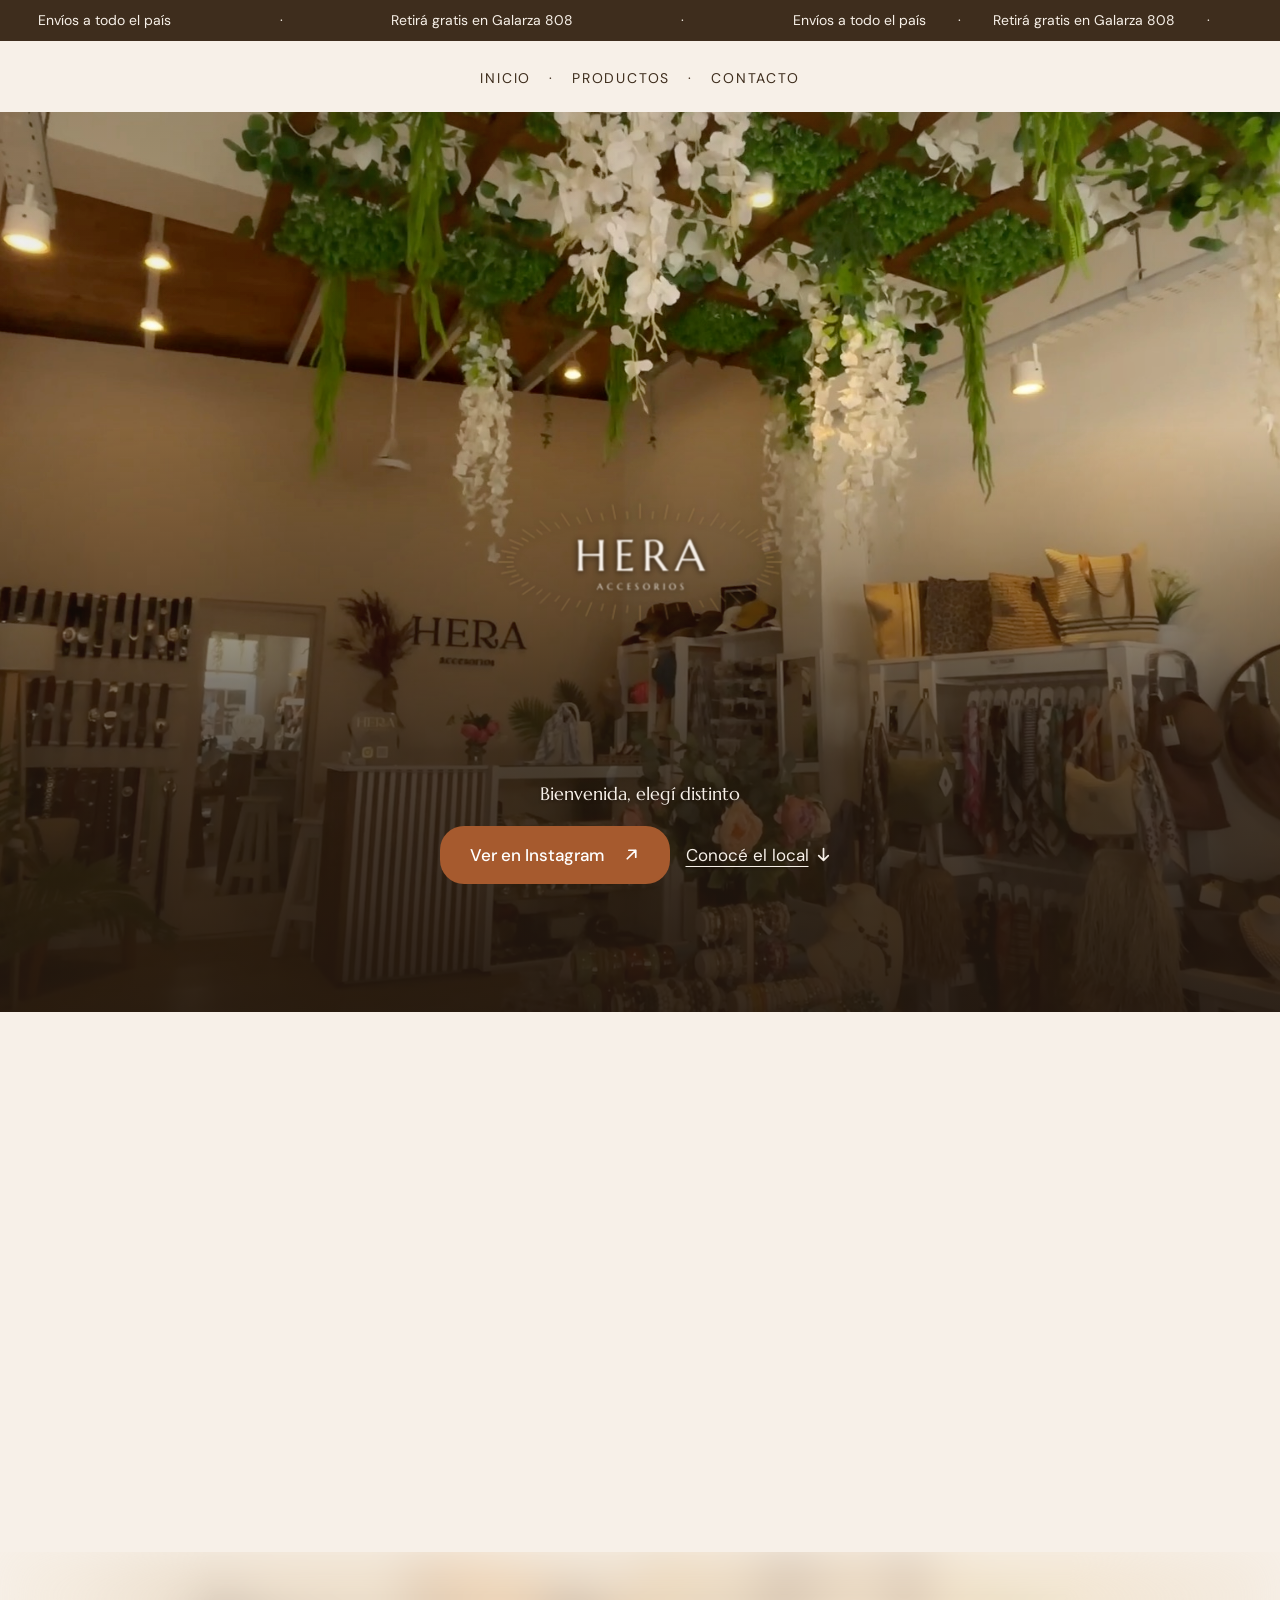
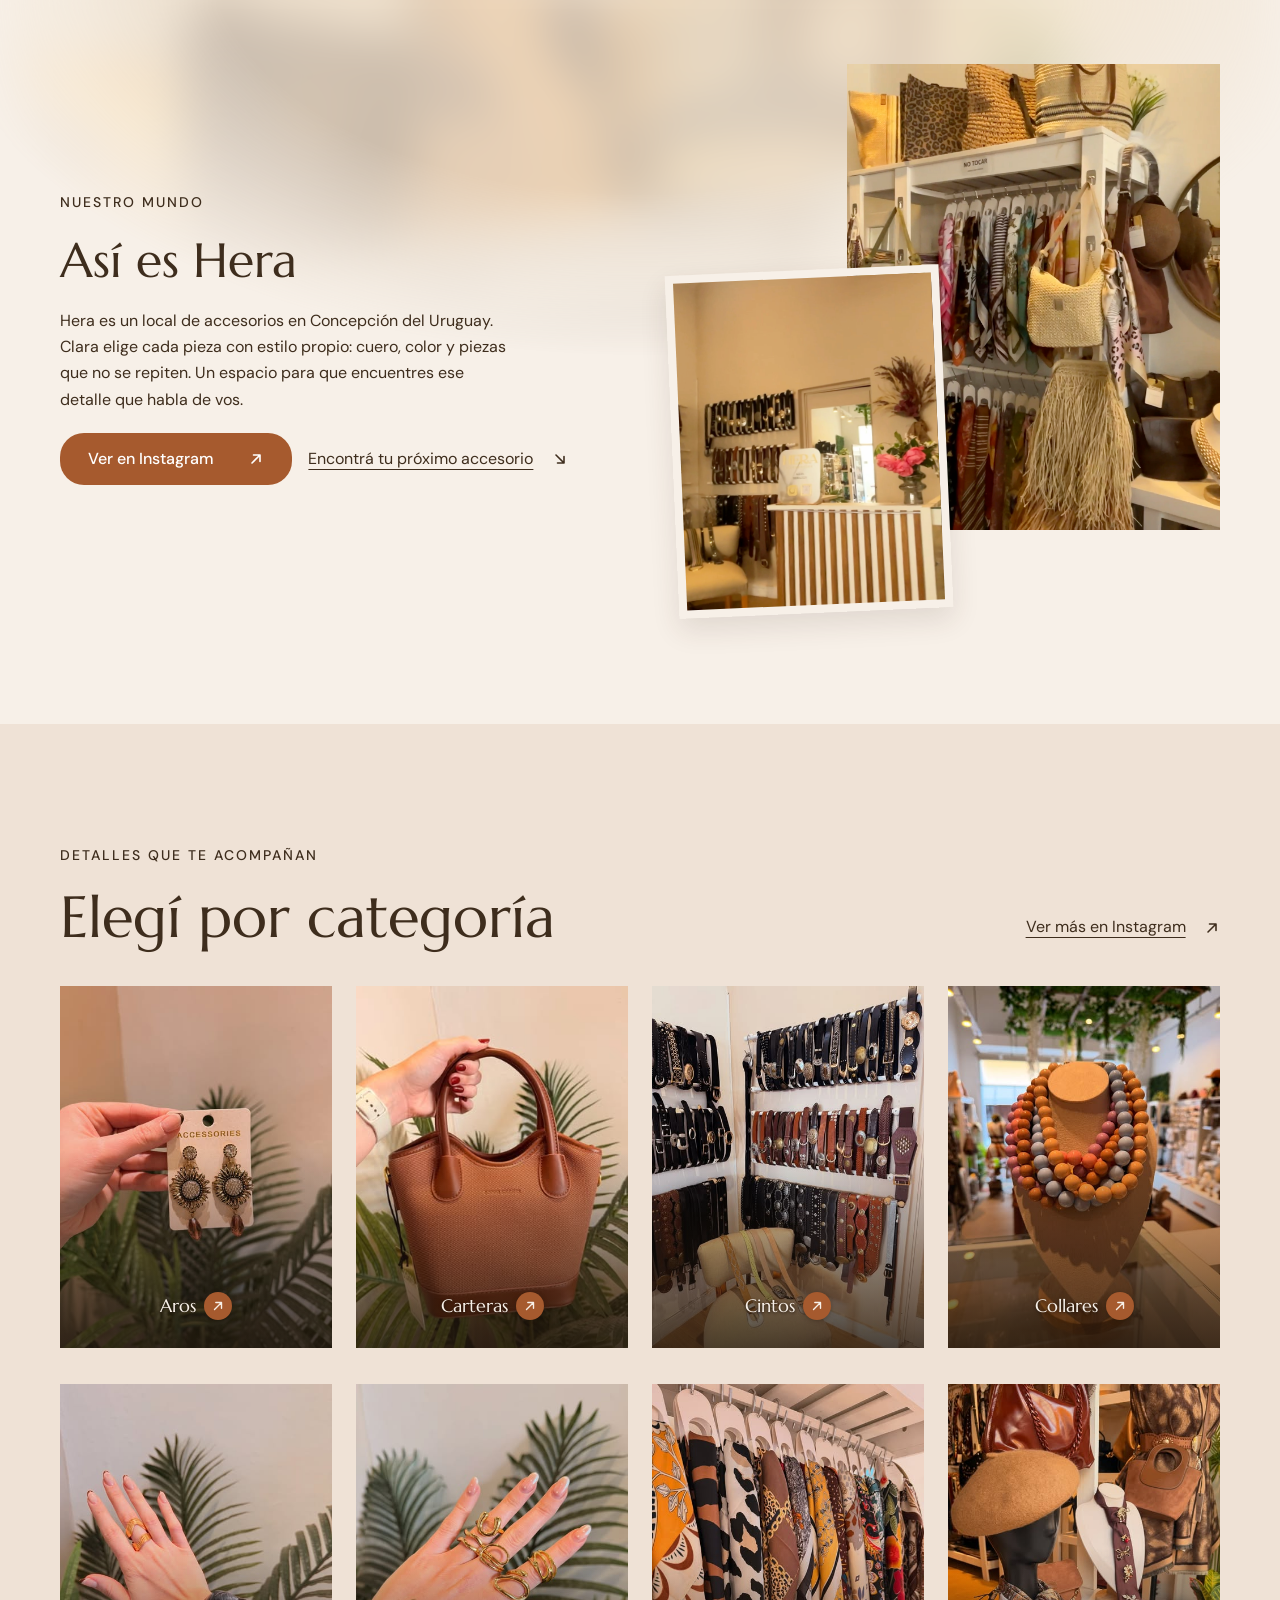
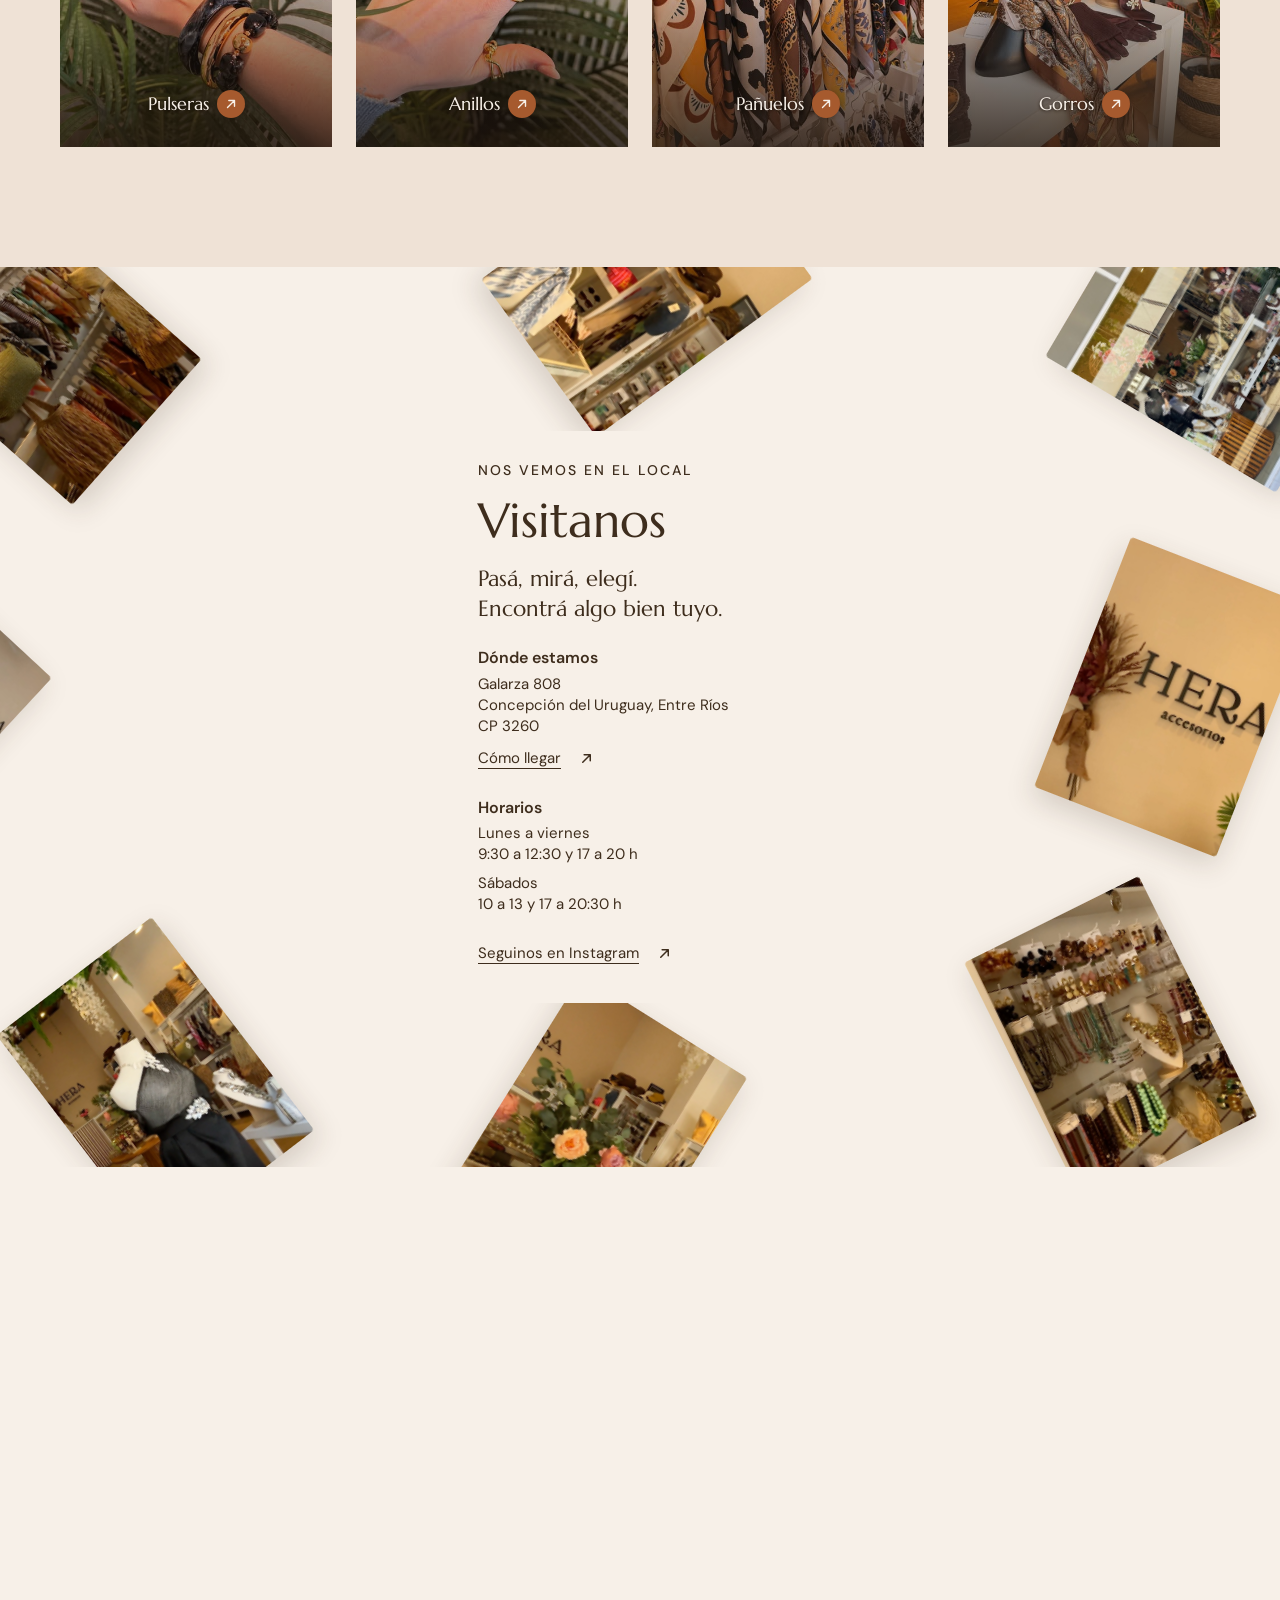
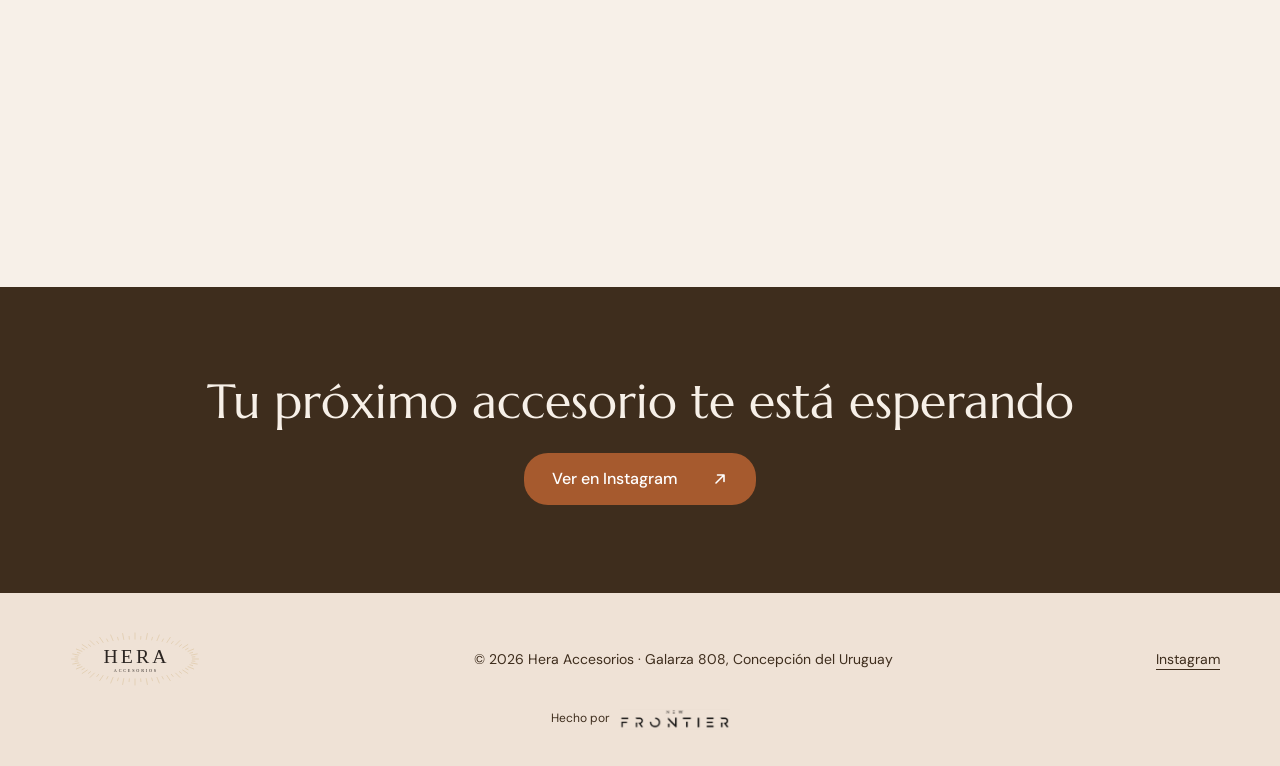
<file: index.html>
<!doctype html>
<html lang="es-AR" data-store-base="https://heraaccesorios4.mitiendanube.com">
<head>
<meta charset="utf-8"><meta name="viewport" content="width=device-width, initial-scale=1">
<title>Hera Accesorios · Concepción del Uruguay</title>
<meta name="description" content="Accesorios con identidad, elegidos por Clara en Concepción del Uruguay. Descubrí Hera, visitanos en Galarza 808 y encontrá tu próximo accesorio en nuestra tienda.">
<meta property="og:type" content="website"><meta property="og:locale" content="es_AR"><meta property="og:title" content="Hera Accesorios · Concepción del Uruguay"><meta property="og:description" content="Accesorios con identidad. Conocé nuestro local en Galarza 808 y seguinos en Instagram."><meta property="og:image" content="https://www.heraaccesorios.com.ar/img/local-flores.jpg"><meta property="og:url" content="https://www.heraaccesorios.com.ar/"><meta property="og:image:alt" content="Interior de Hera Accesorios con flores y accesorios">
<meta name="theme-color" content="#F7F0E8"><link rel="icon" href="img/favicon.svg" type="image/svg+xml">
<link rel="preconnect" href="https://fonts.googleapis.com"><link rel="preconnect" href="https://fonts.gstatic.com" crossorigin><link href="https://fonts.googleapis.com/css2?family=DM+Sans:wght@400;500;600&amp;family=Marcellus&amp;display=swap" rel="stylesheet">
<link rel="preload" as="image" href="img/hero-recorrido-poster.jpg">
<link rel="stylesheet" href="styles.css"><script src="script.js" defer></script>
<!--nd--><meta name="robots" content="noindex,nofollow"><!-- Cloudflare Web Analytics --><script type='module' src='https://static.cloudflareinsights.com/beacon.min.js' data-cf-beacon='{"token": "3e66b78fe11a428f92c4fb5b9becef0b"}'></script><!-- End Cloudflare Web Analytics --></head>
<body>
<a class="skip-link" href="#contenido">Saltar al contenido</a>
<div class="announcement"><div class="announcement-track"><div class="announcement-group"><span>Envíos a todo el país</span><span aria-hidden="true">·</span><span>Retirá gratis en Galarza 808</span><span aria-hidden="true">·</span><span class="announcement-repeat" aria-hidden="true"><span>Envíos a todo el país</span><span aria-hidden="true">·</span><span>Retirá gratis en Galarza 808</span><span aria-hidden="true">·</span></span></div><div class="announcement-group" aria-hidden="true"><span>Envíos a todo el país</span><span aria-hidden="true">·</span><span>Retirá gratis en Galarza 808</span><span aria-hidden="true">·</span><span class="announcement-repeat" aria-hidden="true"><span>Envíos a todo el país</span><span aria-hidden="true">·</span><span>Retirá gratis en Galarza 808</span><span aria-hidden="true">·</span></span></div></div></div>
<header class="site-header" id="inicio">
<nav aria-label="Navegación principal"><a href="#inicio">Inicio</a><span aria-hidden="true">·</span><a href="https://www.instagram.com/heraaccesorios.cdelu/" target="_blank" rel="noopener noreferrer">Productos<span class="sr-only"> (abre en otra pestaña)</span></a><span aria-hidden="true">·</span><a href="#contacto">Contacto</a></nav>
</header>
<main id="contenido">
<section class="hero" aria-labelledby="hero-title">
<div class="hero-sticky">
<video class="hero-video" poster="img/hero-recorrido-poster.jpg" autoplay muted playsinline preload="auto" aria-hidden="true"></video>
<noscript><video class="hero-video is-playing" poster="img/hero-recorrido-poster.jpg" autoplay muted playsinline preload="auto" aria-hidden="true"><source src="img/hero-recorrido-movil.mp4" media="(width &lt; 768px)" type="video/mp4"><source src="img/hero-recorrido.mp4" type="video/mp4"></video></noscript>
<div class="hero-shade"></div><svg class="hero-logo" xmlns="http://www.w3.org/2000/svg" viewBox="0 0 500 200" role="img" aria-labelledby="hero-logo-title"><title id="hero-logo-title">Hera Accesorios</title><g class="hero-rays" stroke="#C9A66B" stroke-width="1" fill="none"><path d="M250.0 35.0L250.0 12.0" pathLength="1" style="--ray:0"/><path d="M268.6 35.3L269.8 23.4" pathLength="1" style="--ray:1"/><path d="M287.1 36.2L291.6 13.7" pathLength="1" style="--ray:2"/><path d="M305.2 37.8L308.6 26.3" pathLength="1" style="--ray:3"/><path d="M322.7 39.9L331.5 18.7" pathLength="1" style="--ray:4"/><path d="M339.6 42.7L345.2 32.1" pathLength="1" style="--ray:5"/><path d="M355.6 46.0L368.3 26.8" pathLength="1" style="--ray:6"/><path d="M370.5 49.8L378.1 40.5" pathLength="1" style="--ray:7"/><path d="M384.4 54.0L400.6 37.8" pathLength="1" style="--ray:8"/><path d="M396.9 58.8L406.1 51.2" pathLength="1" style="--ray:9"/><path d="M408.0 63.9L427.1 51.1" pathLength="1" style="--ray:10"/><path d="M417.6 69.4L428.1 63.7" pathLength="1" style="--ray:11"/><path d="M425.5 75.1L446.8 66.3" pathLength="1" style="--ray:12"/><path d="M431.8 81.1L443.3 77.6" pathLength="1" style="--ray:13"/><path d="M436.3 87.3L458.9 82.8" pathLength="1" style="--ray:14"/><path d="M439.1 93.6L451.0 92.5" pathLength="1" style="--ray:15"/><path d="M440.0 100.0L463.0 100.0" pathLength="1" style="--ray:16"/><path d="M439.1 106.4L451.0 107.5" pathLength="1" style="--ray:17"/><path d="M436.3 112.7L458.9 117.2" pathLength="1" style="--ray:18"/><path d="M431.8 118.9L443.3 122.4" pathLength="1" style="--ray:19"/><path d="M425.5 124.9L446.8 133.7" pathLength="1" style="--ray:20"/><path d="M417.6 130.6L428.1 136.3" pathLength="1" style="--ray:21"/><path d="M408.0 136.1L427.1 148.9" pathLength="1" style="--ray:22"/><path d="M396.9 141.2L406.1 148.8" pathLength="1" style="--ray:23"/><path d="M384.4 146.0L400.6 162.2" pathLength="1" style="--ray:24"/><path d="M370.5 150.2L378.1 159.5" pathLength="1" style="--ray:25"/><path d="M355.6 154.0L368.3 173.2" pathLength="1" style="--ray:26"/><path d="M339.6 157.3L345.2 167.9" pathLength="1" style="--ray:27"/><path d="M322.7 160.1L331.5 181.3" pathLength="1" style="--ray:28"/><path d="M305.2 162.2L308.6 173.7" pathLength="1" style="--ray:29"/><path d="M287.1 163.8L291.6 186.3" pathLength="1" style="--ray:30"/><path d="M268.6 164.7L269.8 176.6" pathLength="1" style="--ray:31"/><path d="M250.0 165.0L250.0 188.0" pathLength="1" style="--ray:32"/><path d="M231.4 164.7L230.2 176.6" pathLength="1" style="--ray:33"/><path d="M212.9 163.8L208.4 186.3" pathLength="1" style="--ray:34"/><path d="M194.8 162.2L191.4 173.7" pathLength="1" style="--ray:35"/><path d="M177.3 160.1L168.5 181.3" pathLength="1" style="--ray:36"/><path d="M160.4 157.3L154.8 167.9" pathLength="1" style="--ray:37"/><path d="M144.4 154.0L131.7 173.2" pathLength="1" style="--ray:38"/><path d="M129.5 150.2L121.9 159.5" pathLength="1" style="--ray:39"/><path d="M115.6 146.0L99.4 162.2" pathLength="1" style="--ray:40"/><path d="M103.1 141.2L93.9 148.8" pathLength="1" style="--ray:41"/><path d="M92.0 136.1L72.9 148.9" pathLength="1" style="--ray:42"/><path d="M82.4 130.6L71.9 136.3" pathLength="1" style="--ray:43"/><path d="M74.5 124.9L53.2 133.7" pathLength="1" style="--ray:44"/><path d="M68.2 118.9L56.7 122.4" pathLength="1" style="--ray:45"/><path d="M63.7 112.7L41.1 117.2" pathLength="1" style="--ray:46"/><path d="M60.9 106.4L49.0 107.5" pathLength="1" style="--ray:47"/><path d="M60.0 100.0L37.0 100.0" pathLength="1" style="--ray:48"/><path d="M60.9 93.6L49.0 92.5" pathLength="1" style="--ray:49"/><path d="M63.7 87.3L41.1 82.8" pathLength="1" style="--ray:50"/><path d="M68.2 81.1L56.7 77.6" pathLength="1" style="--ray:51"/><path d="M74.5 75.1L53.2 66.3" pathLength="1" style="--ray:52"/><path d="M82.4 69.4L71.9 63.7" pathLength="1" style="--ray:53"/><path d="M92.0 63.9L72.9 51.1" pathLength="1" style="--ray:54"/><path d="M103.1 58.8L93.9 51.2" pathLength="1" style="--ray:55"/><path d="M115.6 54.0L99.4 37.8" pathLength="1" style="--ray:56"/><path d="M129.5 49.8L121.9 40.5" pathLength="1" style="--ray:57"/><path d="M144.4 46.0L131.7 26.8" pathLength="1" style="--ray:58"/><path d="M160.4 42.7L154.8 32.1" pathLength="1" style="--ray:59"/><path d="M177.3 39.9L168.5 18.7" pathLength="1" style="--ray:60"/><path d="M194.8 37.8L191.4 26.3" pathLength="1" style="--ray:61"/><path d="M212.9 36.2L208.4 13.7" pathLength="1" style="--ray:62"/><path d="M231.4 35.3L230.2 23.4" pathLength="1" style="--ray:63"/></g><g class="hero-wordmark"><text x="255" y="113" font-size="66" letter-spacing="10" text-anchor="middle">HERA</text><text x="253" y="142" font-size="14" letter-spacing="6" text-anchor="middle">ACCESORIOS</text></g></svg><div class="hero-content"><h1 id="hero-title">Bienvenida, elegí distinto</h1><a class="button" href="https://www.instagram.com/heraaccesorios.cdelu/" target="_blank" rel="noopener noreferrer">Ver en Instagram <span class="arrow arrow-ne" aria-hidden="true"></span><span class="sr-only"> (abre en otra pestaña)</span></a><a class="hero-secondary" href="#local">Conocé el local<span class="arrow arrow-s" aria-hidden="true"></span></a></div>
</div>
</section>
<section class="about" id="local" aria-labelledby="about-title">
<img class="about-wash" src="img/hera-1.jpg" alt="" aria-hidden="true" loading="lazy">
<div class="container about-inner">
<div class="about-copy"><p class="eyebrow">Nuestro mundo</p><h2 id="about-title">Así es Hera</h2><p>Hera es un local de accesorios en Concepción del Uruguay. Clara elige cada pieza con estilo propio: cuero, color y piezas que no se repiten. Un espacio para que encuentres ese detalle que habla de vos.</p><div class="about-actions"><a class="button" href="https://www.instagram.com/heraaccesorios.cdelu/" target="_blank" rel="noopener noreferrer">Ver en Instagram <span class="arrow arrow-ne" aria-hidden="true"></span><span class="sr-only"> (abre en otra pestaña)</span></a><a class="text-link" href="#categorias">Encontrá tu próximo accesorio <span class="arrow arrow-se" aria-hidden="true"></span></a></div></div>
<div class="about-photos"><img class="about-photo-main" src="img/hera-1.jpg" alt="Exhibidor de carteras, pañuelos y accesorios en el local de Hera" width="1267" height="1584" loading="lazy"><img class="about-photo-secondary" src="img/hera-2.jpg" alt="Mostrador de Hera con cintos de fondo y flores" width="1267" height="1584" loading="lazy"></div>
</div></section>
<section class="categories section" id="categorias" aria-labelledby="categories-title"><div class="container"><div class="section-heading"><div><p class="eyebrow">Detalles que te acompañan</p><h2 id="categories-title">Elegí por categoría</h2></div><a class="text-link" href="https://www.instagram.com/heraaccesorios.cdelu/" target="_blank" rel="noopener noreferrer">Ver más en Instagram<span class="arrow arrow-ne" aria-hidden="true"></span><span class="sr-only"> (abre en otra pestaña)</span></a></div><div class="category-grid"><a class="category" href="https://ig.me/m/heraaccesorios.cdelu" target="_blank" rel="noopener noreferrer"><img src="img/04-aros-sol-bordados.jpg" alt="Aros con diseño de sol bordado" width="480" height="640" loading="lazy"><span>Aros<span class="category-go" aria-hidden="true"><span class="arrow arrow-ne"></span></span><span class="sr-only"> (abre un mensaje por Instagram en otra pestaña)</span></span></a>
<a class="category" href="https://www.instagram.com/heraaccesorios.cdelu/" target="_blank" rel="noopener noreferrer"><img src="img/08-cartera-mini-tote-suela.jpg" alt="Cartera mini tote color suela" width="361" height="640" loading="lazy"><span>Carteras<span class="category-go" aria-hidden="true"><span class="arrow arrow-ne"></span></span><span class="sr-only"> (abre Instagram en otra pestaña)</span></span></a>
<a class="category" href="https://www.instagram.com/heraaccesorios.cdelu/" target="_blank" rel="noopener noreferrer"><img src="img/03-cinto-cuero-hebilla-vintage.jpg" alt="Cinto de cuero con hebilla vintage" width="480" height="640" loading="lazy"><span>Cintos<span class="category-go" aria-hidden="true"><span class="arrow arrow-ne"></span></span><span class="sr-only"> (abre Instagram en otra pestaña)</span></span></a>
<a class="category" href="https://www.instagram.com/heraaccesorios.cdelu/" target="_blank" rel="noopener noreferrer"><img src="img/01-collar-maxi-bolitas.jpg" alt="Collar maxi de bolitas" width="480" height="640" loading="lazy"><span>Collares<span class="category-go" aria-hidden="true"><span class="arrow arrow-ne"></span></span><span class="sr-only"> (abre Instagram en otra pestaña)</span></span></a>
<a class="category" href="https://www.instagram.com/heraaccesorios.cdelu/" target="_blank" rel="noopener noreferrer"><img src="img/02-set-pulseras-carey.jpg" alt="Conjunto de pulseras de estilo carey" width="480" height="640" loading="lazy"><span>Pulseras<span class="category-go" aria-hidden="true"><span class="arrow arrow-ne"></span></span><span class="sr-only"> (abre Instagram en otra pestaña)</span></span></a>
<a class="category" href="https://ig.me/m/heraaccesorios.cdelu" target="_blank" rel="noopener noreferrer"><img src="img/06-anillos-dorados-ondas.jpg" alt="Anillos dorados con formas onduladas" width="480" height="640" loading="lazy"><span>Anillos<span class="category-go" aria-hidden="true"><span class="arrow arrow-ne"></span></span><span class="sr-only"> (abre un mensaje por Instagram en otra pestaña)</span></span></a>
<a class="category" href="https://www.instagram.com/heraaccesorios.cdelu/" target="_blank" rel="noopener noreferrer"><img src="img/05-panuelo-seda-estampado.jpg" alt="Pañuelo estampado de colores" width="480" height="640" loading="lazy"><span>Pañuelos<span class="category-go" aria-hidden="true"><span class="arrow arrow-ne"></span></span><span class="sr-only"> (abre Instagram en otra pestaña)</span></span></a>
<a class="category" href="https://www.instagram.com/heraaccesorios.cdelu/" target="_blank" rel="noopener noreferrer"><img src="img/07-boina-pano-camel.jpg" alt="Boina de paño color camel" width="480" height="640" loading="lazy"><span>Gorros<span class="category-go" aria-hidden="true"><span class="arrow arrow-ne"></span></span><span class="sr-only"> (abre Instagram en otra pestaña)</span></span></a></div></div></section>
<section class="visit" id="contacto" aria-labelledby="visit-title"><div class="visit-sticky"><div class="visit-cards"><figure class="visit-card"><img src="img/visita/cartel.jpg" alt="Cartel de Hera en la pared del local" width="800" height="1100" loading="lazy" decoding="async"></figure><figure class="visit-card"><img src="img/visita/collares.jpg" alt="Pared con collares y aros" width="800" height="1100" loading="lazy" decoding="async"></figure><figure class="visit-card"><img src="img/visita/flores.jpg" alt="Mesa con flores y pulseras" width="800" height="1100" loading="lazy" decoding="async"></figure><figure class="visit-card"><img src="img/visita/maniqui.jpg" alt="Maniquí con vestido negro en el local" width="800" height="1100" loading="lazy" decoding="async"></figure><figure class="visit-card"><img src="img/visita/mesa.jpg" alt="Mesa con pulseras y collares en bustos" width="800" height="1100" loading="lazy" decoding="async"></figure><figure class="visit-card"><img src="img/visita/panuelos.jpg" alt="Exhibidor de pañuelos y carteras" width="800" height="1100" loading="lazy" decoding="async"></figure><figure class="visit-card"><img src="img/visita/sombreros.jpg" alt="Estante con sombreros y accesorios" width="800" height="1100" loading="lazy" decoding="async"></figure><figure class="visit-card"><img src="img/visita/vidriera.jpg" alt="Vidriera de Hera vista desde la calle" width="800" height="1100" loading="lazy" decoding="async"></figure></div><div class="visit-panel"><div><p class="eyebrow">Nos vemos en el local</p><h2 id="visit-title">Visitanos</h2><p class="visit-intro">Pasá, mirá, elegí.<br>Encontrá algo bien tuyo.</p></div><div class="visit-details"><div><h3>Dónde estamos</h3><address>Galarza 808<br>Concepción del Uruguay, Entre Ríos<br>CP 3260</address><a class="text-link" href="https://www.google.com/maps/search/?api=1&amp;query=Galarza+808+Concepci%C3%B3n+del+Uruguay" target="_blank" rel="noopener noreferrer">Cómo llegar <span class="arrow arrow-ne" aria-hidden="true"></span><span class="sr-only"> (abre en otra pestaña)</span></a></div><div><h3>Horarios</h3><p>Lunes a viernes<br>9:30 a 12:30 y 17 a 20 h</p><p>Sábados<br>10 a 13 y 17 a 20:30 h</p></div><a class="text-link instagram" href="https://www.instagram.com/heraaccesorios.cdelu/" target="_blank" rel="noopener noreferrer">Seguinos en Instagram<span class="arrow arrow-ne" aria-hidden="true"></span><span class="sr-only"> (abre en otra pestaña)</span></a></div></div></div></section>
<div class="contact-strip"><h2>Tu próximo accesorio te está esperando</h2><a class="button" href="https://www.instagram.com/heraaccesorios.cdelu/" target="_blank" rel="noopener noreferrer">Ver en Instagram <span class="arrow arrow-ne" aria-hidden="true"></span><span class="sr-only"> (abre en otra pestaña)</span></a></div>
</main>
<footer class="site-footer"><div class="container footer-inner"><a href="#inicio" aria-label="Hera Accesorios, volver al inicio"><img src="img/logo-hera.svg" width="500" height="200" alt="Hera Accesorios" loading="lazy"></a><p>© 2026 Hera Accesorios · Galarza 808, Concepción del Uruguay</p><nav aria-label="Enlaces del pie"><a href="https://www.instagram.com/heraaccesorios.cdelu/" target="_blank" rel="noopener noreferrer">Instagram<span class="sr-only"> (abre en otra pestaña)</span></a></nav></div><div class="footer-credit"><span>Hecho por</span><a href="https://newfrontieria.com/" target="_blank" rel="noopener noreferrer" aria-label="New Frontier (abre en otra pestaña)"><img src="img/logo-new-frontier.png" width="480" height="89" alt="New Frontier" loading="lazy"></a></div></footer>
</body></html>
</file>
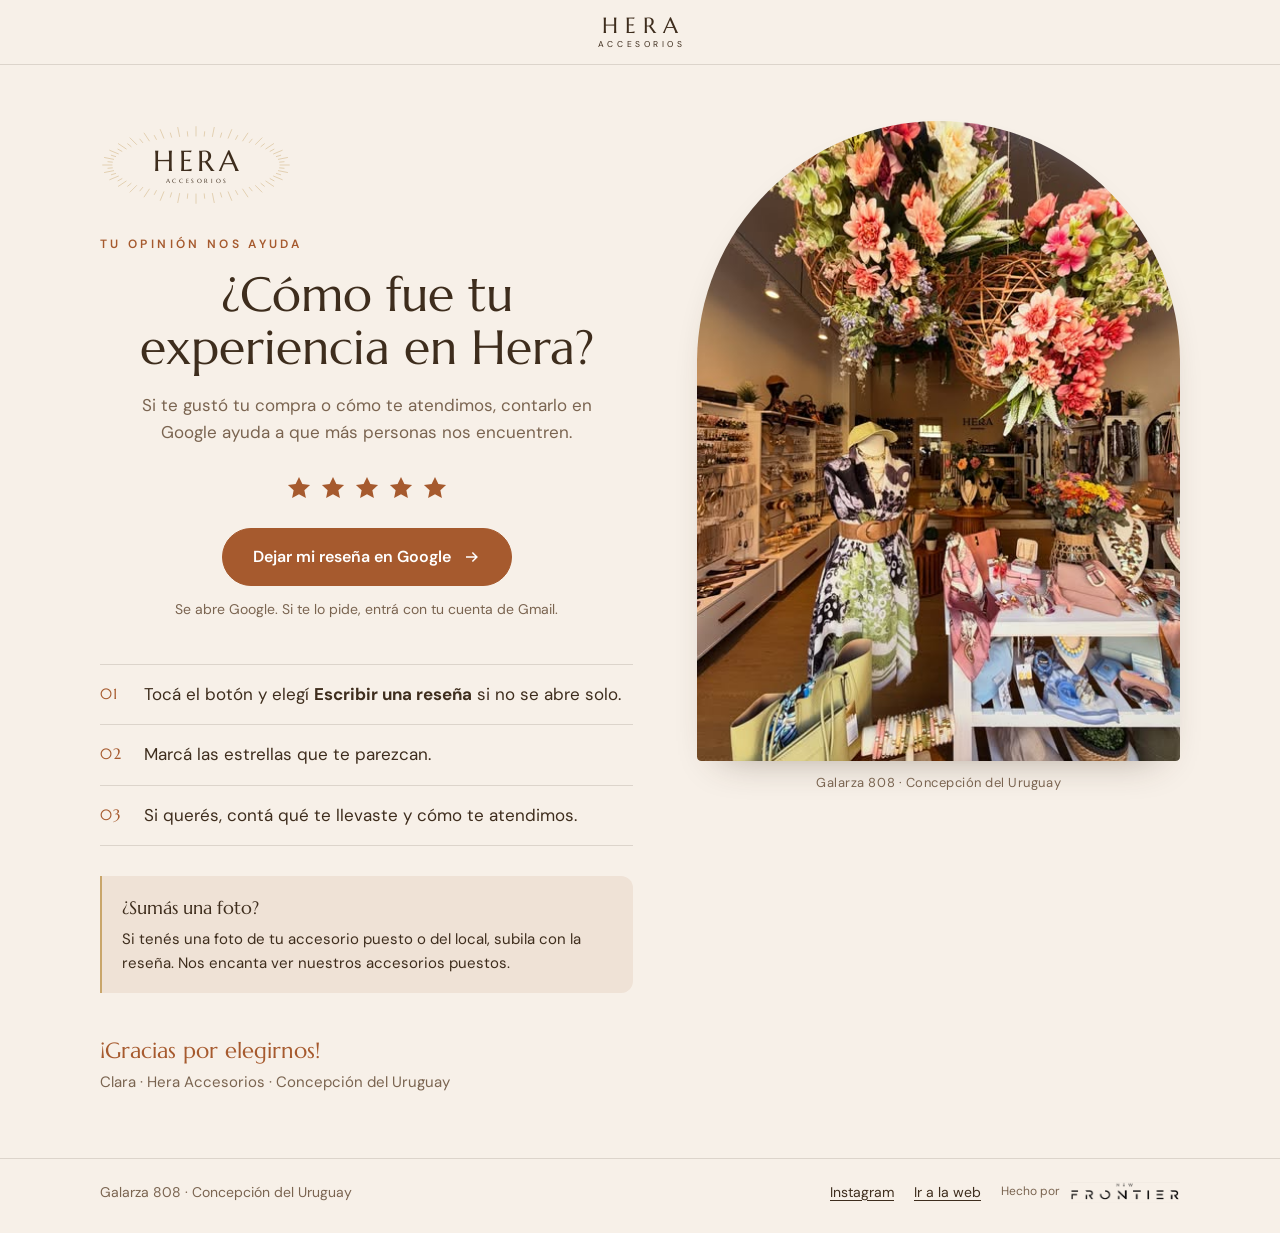
<file: resenas/index.html>
<!doctype html>
<html lang="es-AR"><head><meta charset="utf-8"><meta name="viewport" content="width=device-width,initial-scale=1">
<title>Dejá tu reseña | Hera Accesorios, Concepción del Uruguay</title>
<meta name="description" content="¿Te gustó tu compra en Hera Accesorios? Contá en Google cómo fue tu experiencia.">
<meta name="robots" content="noindex">
<link rel="canonical" href="https://www.heraaccesorios.com.ar/resenas/">
<meta name="theme-color" content="#F7F0E8">
<link rel="icon" href="/img/favicon.svg" type="image/svg+xml">
<!-- Vista previa para WhatsApp / Instagram: la URL de la imagen tiene que ser absoluta. -->
<meta property="og:type" content="website"><meta property="og:locale" content="es_AR">
<meta property="og:site_name" content="Hera Accesorios">
<meta property="og:title" content="¿Cómo fue tu experiencia en Hera? ⭐">
<meta property="og:description" content="Dejá tu reseña en Google: nos ayuda muchísimo. ¡Gracias!">
<meta property="og:url" content="https://www.heraaccesorios.com.ar/resenas/">
<meta property="og:image" content="https://www.heraaccesorios.com.ar/img/resenas-og.jpg">
<meta property="og:image:secure_url" content="https://www.heraaccesorios.com.ar/img/resenas-og.jpg">
<meta property="og:image:type" content="image/jpeg"><meta property="og:image:width" content="1200"><meta property="og:image:height" content="630">
<meta property="og:image:alt" content="Interior del local Hera Accesorios en Concepción del Uruguay">
<meta name="twitter:card" content="summary_large_image">
<link rel="preconnect" href="https://fonts.googleapis.com"><link rel="preconnect" href="https://fonts.gstatic.com" crossorigin>
<link href="https://fonts.googleapis.com/css2?family=DM+Sans:wght@400;500;600&amp;family=Marcellus&amp;display=swap" rel="stylesheet">
<style>
:root{--cream:#F7F0E8;--ink:#3E2D1D;--accent:#A65A2E;--surface:#EFE2D6;--gold:#C9A66B;--muted:#7A6450;--line:rgba(62,45,29,.14);--serif:'Marcellus',Georgia,serif;--sans:'DM Sans',Arial,sans-serif}
*{box-sizing:border-box}
html,body{margin:0;min-height:100%}
body{background:var(--cream);color:var(--ink);font-family:var(--sans);font-size:17px;line-height:1.6;overflow-x:hidden}
a{color:inherit}
header{border-bottom:1px solid var(--line)}
header .wrap{display:flex;align-items:center;justify-content:center;min-height:64px}
.brand{text-decoration:none;text-align:center;line-height:1}
.brand b{display:block;font-family:var(--serif);font-weight:400;font-size:22px;letter-spacing:.32em;padding-left:.32em}
.brand small{display:block;font-size:8.5px;letter-spacing:.42em;padding-left:.42em;margin-top:4px}
.wrap{width:min(1080px,100% - 32px);margin:0 auto}
main .wrap{display:grid;grid-template-columns:minmax(0,1.05fr) minmax(0,.95fr);gap:64px;align-items:start;padding:56px 0 64px}
.logo{display:block;width:220px;height:auto;margin:0 0 26px -14px}
.logo text{font-family:var(--serif);fill:var(--ink)}
.eyebrow{font-size:12px;letter-spacing:.28em;font-weight:600;color:var(--accent);margin:0 0 14px;text-transform:uppercase}
h1{text-align:center;font-family:var(--serif);font-weight:400;font-size:clamp(32px,5.4vw,48px);line-height:1.1;margin:0 0 18px}
.lead{color:var(--muted);margin:0 auto 28px;max-width:500px;text-align:center}
.stars{display:flex;justify-content:center;gap:6px;margin:0 0 26px}
.stars svg{width:28px;height:28px;fill:var(--accent)}
.button{display:flex;width:fit-content;margin:0 auto;align-items:center;justify-content:center;gap:12px;min-height:56px;padding:15px 30px;border-radius:999px;background:var(--accent);color:#fff;text-decoration:none;font-weight:600;font-size:16px;border:1px solid var(--accent);transition:background .2s,color .2s}
.button:hover{background:#894722;border-color:#894722}
.button:focus-visible{outline:3px solid var(--gold);outline-offset:4px}
.button svg{width:18px;height:18px;fill:currentColor}
.note-account{font-size:14px;color:var(--muted);margin:12px 0 0;text-align:center}
ol{list-style:none;counter-reset:p;padding:0;margin:44px 0 0;border-top:1px solid var(--line)}
ol li{counter-increment:p;display:grid;grid-template-columns:44px 1fr;padding:16px 0;border-bottom:1px solid var(--line)}
ol li:before{content:counter(p,decimal-leading-zero);font-family:var(--serif);font-size:15px;letter-spacing:.08em;color:var(--accent);padding-top:1px}
.tip{margin:30px 0 0;padding:18px 20px;border-left:2px solid var(--gold);background:var(--surface);border-radius:0 12px 12px 0;font-size:15px}
.tip strong{display:block;margin-bottom:4px;font-family:var(--serif);font-weight:400;font-size:18px}
.thanks{margin:40px 0 0;font-size:15px;color:var(--muted)}
.thanks b{display:block;font-family:var(--serif);font-weight:400;font-size:22px;color:var(--accent);margin-bottom:2px}
.photo{position:sticky;top:32px;margin:0}
.photo img{display:block;width:100%;aspect-ratio:3/4;object-fit:cover;border-radius:999px 999px 18px 18px;box-shadow:0 18px 40px -24px rgba(62,45,29,.45)}
.photo figcaption{font-size:13px;color:var(--muted);text-align:center;margin-top:12px;letter-spacing:.04em}
footer{border-top:1px solid var(--line);padding:22px 0 30px;font-size:14px;color:var(--muted)}
footer .wrap{display:flex;flex-wrap:wrap;align-items:center;gap:12px 24px;justify-content:space-between}
footer nav{display:flex;align-items:center;flex-wrap:nowrap;gap:20px}
footer a{color:var(--ink);text-underline-offset:3px}
.credit{display:flex;align-items:center;gap:10px;font-size:12px;color:var(--muted)}
.credit a{display:block;transition:opacity .2s}.credit a:hover{opacity:.7}
.credit img{display:block;width:110px;height:auto;mix-blend-mode:multiply}
@media(max-width:400px){footer nav{gap:14px}.credit{gap:8px}.credit img{width:92px}}
@media(max-width:820px){
  main .wrap{grid-template-columns:1fr;gap:40px;padding:40px 0 48px}
  .photo{position:static;max-width:340px;margin:0 auto}
}
@media(max-width:560px){.logo{width:180px;margin-left:-11px}.button{width:100%}}
@media(prefers-reduced-motion:reduce){.button{transition:none}}
</style></head><body>
<header><div class="wrap"><a class="brand" href="/" aria-label="Hera Accesorios, ir a la web"><b>HERA</b><small>ACCESORIOS</small></a></div></header>
<main><div class="wrap">
<div>
<svg class="logo" viewBox="0 0 500 200" aria-hidden="true" focusable="false"><g stroke="#C9A66B" stroke-width="1" fill="none"><path d="M440.0 100.0L463.0 100.0"/><path d="M439.1 106.4L451.0 107.5"/><path d="M436.3 112.7L458.9 117.2"/><path d="M431.8 118.9L443.3 122.4"/><path d="M425.5 124.9L446.8 133.7"/><path d="M417.6 130.6L428.1 136.3"/><path d="M408.0 136.1L427.1 148.9"/><path d="M396.9 141.2L406.1 148.8"/><path d="M384.4 146.0L400.6 162.2"/><path d="M370.5 150.2L378.1 159.5"/><path d="M355.6 154.0L368.3 173.2"/><path d="M339.6 157.3L345.2 167.9"/><path d="M322.7 160.1L331.5 181.3"/><path d="M305.2 162.2L308.6 173.7"/><path d="M287.1 163.8L291.6 186.3"/><path d="M268.6 164.7L269.8 176.6"/><path d="M250.0 165.0L250.0 188.0"/><path d="M231.4 164.7L230.2 176.6"/><path d="M212.9 163.8L208.4 186.3"/><path d="M194.8 162.2L191.4 173.7"/><path d="M177.3 160.1L168.5 181.3"/><path d="M160.4 157.3L154.8 167.9"/><path d="M144.4 154.0L131.7 173.2"/><path d="M129.5 150.2L121.9 159.5"/><path d="M115.6 146.0L99.4 162.2"/><path d="M103.1 141.2L93.9 148.8"/><path d="M92.0 136.1L72.9 148.9"/><path d="M82.4 130.6L71.9 136.3"/><path d="M74.5 124.9L53.2 133.7"/><path d="M68.2 118.9L56.7 122.4"/><path d="M63.7 112.7L41.1 117.2"/><path d="M60.9 106.4L49.0 107.5"/><path d="M60.0 100.0L37.0 100.0"/><path d="M60.9 93.6L49.0 92.5"/><path d="M63.7 87.3L41.1 82.8"/><path d="M68.2 81.1L56.7 77.6"/><path d="M74.5 75.1L53.2 66.3"/><path d="M82.4 69.4L71.9 63.7"/><path d="M92.0 63.9L72.9 51.1"/><path d="M103.1 58.8L93.9 51.2"/><path d="M115.6 54.0L99.4 37.8"/><path d="M129.5 49.8L121.9 40.5"/><path d="M144.4 46.0L131.7 26.8"/><path d="M160.4 42.7L154.8 32.1"/><path d="M177.3 39.9L168.5 18.7"/><path d="M194.8 37.8L191.4 26.3"/><path d="M212.9 36.2L208.4 13.7"/><path d="M231.4 35.3L230.2 23.4"/><path d="M250.0 35.0L250.0 12.0"/><path d="M268.6 35.3L269.8 23.4"/><path d="M287.1 36.2L291.6 13.7"/><path d="M305.2 37.8L308.6 26.3"/><path d="M322.7 39.9L331.5 18.7"/><path d="M339.6 42.7L345.2 32.1"/><path d="M355.6 46.0L368.3 26.8"/><path d="M370.5 49.8L378.1 40.5"/><path d="M384.4 54.0L400.6 37.8"/><path d="M396.9 58.8L406.1 51.2"/><path d="M408.0 63.9L427.1 51.1"/><path d="M417.6 69.4L428.1 63.7"/><path d="M425.5 75.1L446.8 66.3"/><path d="M431.8 81.1L443.3 77.6"/><path d="M436.3 87.3L458.9 82.8"/><path d="M439.1 93.6L451.0 92.5"/></g><text x="255" y="113" font-size="66" letter-spacing="10" text-anchor="middle">HERA</text><text x="253" y="142" font-size="14" letter-spacing="6" text-anchor="middle">ACCESORIOS</text></svg>
<p class="eyebrow">Tu opinión nos ayuda</p>
<h1>¿Cómo fue tu experiencia en Hera?</h1>
<p class="lead">Si te gustó tu compra o cómo te atendimos, contarlo en Google ayuda a que más personas nos encuentren.</p>
<div class="stars" aria-hidden="true"><svg viewBox="0 0 24 24"><path d="M12 2.5l2.9 6.1 6.6.8-4.9 4.6 1.3 6.6L12 17.3l-5.9 3.3 1.3-6.6-4.9-4.6 6.6-.8z"/></svg><svg viewBox="0 0 24 24"><path d="M12 2.5l2.9 6.1 6.6.8-4.9 4.6 1.3 6.6L12 17.3l-5.9 3.3 1.3-6.6-4.9-4.6 6.6-.8z"/></svg><svg viewBox="0 0 24 24"><path d="M12 2.5l2.9 6.1 6.6.8-4.9 4.6 1.3 6.6L12 17.3l-5.9 3.3 1.3-6.6-4.9-4.6 6.6-.8z"/></svg><svg viewBox="0 0 24 24"><path d="M12 2.5l2.9 6.1 6.6.8-4.9 4.6 1.3 6.6L12 17.3l-5.9 3.3 1.3-6.6-4.9-4.6 6.6-.8z"/></svg><svg viewBox="0 0 24 24"><path d="M12 2.5l2.9 6.1 6.6.8-4.9 4.6 1.3 6.6L12 17.3l-5.9 3.3 1.3-6.6-4.9-4.6 6.6-.8z"/></svg></div>
<a class="button" href="https://g.page/r/Ce1Mh69QEdltEBM/review" rel="noopener">Dejar mi reseña en Google <svg viewBox="0 0 24 24" aria-hidden="true" focusable="false"><path d="M13.2 5.3 19.9 12l-6.7 6.7-1.4-1.4 4.3-4.3H4v-2h12.1l-4.3-4.3z"/></svg></a>
<p class="note-account">Se abre Google. Si te lo pide, entrá con tu cuenta de Gmail.</p>
<ol>
<li><span>Tocá el botón y elegí <strong>Escribir una reseña</strong> si no se abre solo.</span></li>
<li><span>Marcá las estrellas que te parezcan.</span></li>
<li><span>Si querés, contá qué te llevaste y cómo te atendimos.</span></li>
</ol>
<div class="tip"><strong>¿Sumás una foto?</strong>Si tenés una foto de tu accesorio puesto o del local, subila con la reseña. Nos encanta ver nuestros accesorios puestos.</div>
<p class="thanks"><b>¡Gracias por elegirnos!</b>Clara · Hera Accesorios · Concepción del Uruguay</p>
</div>
<figure class="photo"><img src="/img/local-flores.jpg" width="480" height="640" alt="Interior del local Hera Accesorios, con flores colgantes y accesorios en exhibición" loading="lazy"><figcaption>Galarza 808 · Concepción del Uruguay</figcaption></figure>
</div></main>
<footer><div class="wrap"><span>Galarza 808 · Concepción del Uruguay</span><nav><a href="https://www.instagram.com/heraaccesorios.cdelu/" target="_blank" rel="noopener">Instagram</a><a href="/">Ir a la web</a><div class="credit"><span>Hecho por</span><a href="https://newfrontieria.com/" target="_blank" rel="noopener" aria-label="New Frontier (abre en otra pestaña)"><img src="/img/logo-new-frontier.png" width="480" height="89" alt="New Frontier" loading="lazy"></a></div></nav></div></footer>
</body></html>
</file>
<file: styles.css>
:root{--header-stack-height:112.1px;--cream:#F7F0E8;--ink:#3E2D1D;--accent:#A65A2E;--surface:#EFE2D6;--gold:#C9A66B;--serif:'Marcellus',Georgia,serif;--sans:'DM Sans',Arial,sans-serif}
*{box-sizing:border-box}html{scroll-behavior:smooth;scroll-padding-top:24px}body{margin:0;background:var(--cream);color:var(--ink);font-family:var(--sans);font-size:16px;line-height:1.65;opacity:1;transition:opacity 300ms ease}body.is-leaving{opacity:0}img{display:block;max-width:100%;height:auto}a{color:inherit;text-underline-offset:5px}a:focus-visible{outline:3px solid var(--accent);outline-offset:6px}h1,h2,h3,p,figure{margin:0}h1,h2{font-family:var(--serif);font-weight:400;line-height:1.12;text-wrap:balance}h1{font-size:clamp(48px,7vw,96px)}h2{font-size:clamp(36px,4.5vw,60px)}h3{font-size:16px;font-weight:600;margin-bottom:12px}p+ p{margin-top:16px}.container{width:min(1160px,calc(100% - 40px));margin-inline:auto}.section{padding-block:72px}.eyebrow{font-size:14px;letter-spacing:2px;text-transform:uppercase;font-weight:500;margin-bottom:18px}.skip-link{position:absolute;left:16px;top:8px;z-index:10;padding:12px 18px;background:var(--cream);transform:translateY(-150%)}.skip-link:focus{transform:none}.sr-only{position:absolute;width:1px;height:1px;padding:0;margin:-1px;overflow:hidden;clip-path:inset(50%);white-space:nowrap;border:0}
.announcement{overflow:hidden;background:var(--ink);color:var(--cream);font-size:14px;padding-block:9px}.announcement-track{display:flex;width:max-content;animation:announcement-scroll 36s linear infinite}.announcement-group,.announcement-repeat{display:flex;align-items:center;gap:32px;flex-shrink:0}.announcement-group{padding-right:32px;min-width:100vw;justify-content:space-around}.announcement:hover .announcement-track{animation-play-state:paused}.announcement span{white-space:nowrap}@keyframes announcement-scroll{to{transform:translateX(-50%)}}.site-header{text-align:center;padding:15px 20px 12px}.site-header nav{display:flex;justify-content:center;align-items:center;gap:18px;font-size:14px;letter-spacing:1.8px;text-transform:uppercase}.site-header nav a{display:inline-flex;align-items:center;min-height:44px;text-decoration:none}.site-header nav a:hover{text-decoration:underline}.hero{position:relative;height:160vh;height:160svh;text-align:center;color:var(--cream)}.hero-sticky{position:sticky;top:0;height:100vh;height:100svh;isolation:isolate;overflow:hidden;background:url("img/hero-recorrido-poster.jpg") center/cover no-repeat}.hero-video{position:absolute;inset:0;width:100%;height:100%;object-fit:cover;z-index:-2;opacity:0}.hero-video.is-playing{opacity:1}.hero-shade{position:absolute;inset:0;background:linear-gradient(to bottom,rgba(33,23,15,.16),transparent 25%),linear-gradient(to top,rgba(33,23,15,.9),rgba(33,23,15,.72) calc(var(--header-stack-height) + 150px),transparent 65%);z-index:-1;pointer-events:none}.hero-content{position:absolute;bottom:calc(var(--header-stack-height) + 16px);left:0;width:100%;padding:12px 16px 0}.hero h1,.hero-secondary{text-shadow:0 1px 3px #21170f}.hero h1{font-size:clamp(.95rem,1.4vw,1.15rem);line-height:1.3;margin-bottom:clamp(14px,1.6vw,20px)}.hero .button{min-height:44px;max-width:170px;padding:12px 20px;gap:0;font-size:15px;white-space:nowrap}.button{display:inline-flex;align-items:center;justify-content:center;gap:28px;padding:13px 28px;min-height:50px;border-radius:24px;background:var(--accent);color:#fff;text-decoration:none;font-weight:500;transition:background 200ms,box-shadow 200ms}.button:hover{background:#894722;box-shadow:0 4px 18px #21170f26}.hero-secondary{display:inline-flex;align-items:center;justify-content:center;min-height:44px;margin-left:8px;padding:8px;font-size:15px;white-space:nowrap}.hero a:focus-visible{outline-color:var(--cream)}.text-link{display:inline-flex;align-items:center;gap:12px;min-height:44px;font-size:16px}.text-link:hover{text-decoration-thickness:2px}.about{position:relative;isolation:isolate;overflow:hidden;background:var(--cream)}
.about-wash{position:absolute;top:0;left:0;width:100%;height:70%;object-fit:cover;object-position:top;filter:blur(24px);opacity:.28;pointer-events:none;z-index:0;-webkit-mask-image:radial-gradient(75% 100% at 50% 0,#000 45%,transparent 75%);mask-image:radial-gradient(75% 100% at 50% 0,#000 45%,transparent 75%)}
.about-inner{position:relative;z-index:1;display:grid;grid-template-columns:minmax(0,1fr);align-items:center;gap:clamp(48px,6vw,64px);padding-block:clamp(80px,9vw,112px)}
.about-copy{display:flex;flex-direction:column;align-items:flex-start;gap:20px;min-width:0;text-align:left}.about-copy .eyebrow{margin:0}.about-copy h2{font-size:clamp(32px,4.4vw,48px)}.about-copy p:not(.eyebrow){max-width:28rem;text-wrap:pretty}.about-actions{display:flex;flex-wrap:wrap;align-items:center;gap:16px}
.about-photos{position:relative;aspect-ratio:1/1;min-width:0}.about-photos img{position:absolute;aspect-ratio:4/5;object-fit:cover}.about-photo-main{top:0;right:0;width:68%}.about-photo-secondary{bottom:0;left:0;width:50%;z-index:1;border:8px solid var(--cream);box-shadow:0 12px 28px #3e2d1d1f;transform:rotate(-2.5deg)}
.js .about-copy>*{transition:opacity .5s cubic-bezier(.22,1,.36,1),transform .5s cubic-bezier(.22,1,.36,1),filter .5s cubic-bezier(.22,1,.36,1);transition-delay:calc(var(--about-order,0)*.1s)}.about-copy>:nth-child(2){--about-order:1}.about-copy>:nth-child(3){--about-order:2}.about-copy>:nth-child(4){--about-order:3}
.js .about-photos{transition:opacity .6s cubic-bezier(.22,1,.36,1) .4s,transform .6s cubic-bezier(.22,1,.36,1) .4s,filter .6s cubic-bezier(.22,1,.36,1) .4s}
.js .about:not(.is-revealed) .about-copy>*{opacity:0;transform:translateY(12px);filter:blur(6px)}.js .about:not(.is-revealed) .about-photos{opacity:0;transform:translateY(24px);filter:blur(8px)}
@media(min-width:1024px){.about-inner{grid-template-columns:repeat(2,minmax(0,1fr))}}
@media(prefers-reduced-motion:reduce){.js .about .about-copy>*,.js .about .about-photos{opacity:1;transform:none;filter:none;transition:none}}
.categories{background:var(--surface)}.section-heading{display:flex;flex-wrap:wrap;justify-content:space-between;align-items:end;gap:20px;margin-bottom:36px}.category-grid{display:grid;grid-template-columns:repeat(2,minmax(0,1fr));gap:28px 16px}.category{position:relative;isolation:isolate;overflow:hidden;text-decoration:none;min-width:0;aspect-ratio:3/4;transition:filter 325ms ease-out,opacity 325ms ease-out}.category:before{content:'';position:absolute;inset:45% 0 0;background:linear-gradient(transparent,rgba(33,23,15,.8));z-index:1;pointer-events:none}.category img{width:100%;height:100%;object-fit:cover;transition:transform 325ms ease-out}.category>span{position:absolute;z-index:2;bottom:28px;left:12px;right:12px;display:flex;justify-content:center;align-items:center;gap:8px;font-size:18px;font-family:var(--serif);color:var(--cream);text-shadow:0 1px 3px #21170f;transition:color 325ms ease-out}.category>span>span{font-size:18px}.category-rays{position:absolute;z-index:2;bottom:0;left:50%;transform:translateX(-50%);width:min(100%,240px);height:90px;pointer-events:none}.category-rays path{stroke-dasharray:1;stroke-dashoffset:1;transition:stroke-dashoffset 325ms ease-out;transition-delay:calc(var(--ray)*8ms)}
.category-grid:has(.category:focus-visible) .category:not(:focus-visible){filter:grayscale(.25);opacity:.6}.category:focus-visible img{transform:scale(1.06)}.category:focus-visible>span{color:var(--gold)}.category:focus-visible .category-rays path{stroke-dashoffset:0}
@media(hover:hover){.category-grid:has(.category:hover) .category:not(:hover){filter:grayscale(.25);opacity:.6}.category:hover img{transform:scale(1.06)}.category:hover>span{color:var(--gold)}.category:hover .category-rays path{stroke-dashoffset:0}}
@media(hover:none){.category-grid:has(.category.is-focus) .category:not(.is-focus){filter:grayscale(.15);opacity:.8}.category.is-focus img{transform:scale(1.06)}.category.is-focus>span{color:var(--gold)}.category.is-focus .category-rays path{stroke-dashoffset:0}}
.visit{position:relative;background:var(--cream)}.visit-sticky{display:flex;flex-direction:column;align-items:center;gap:32px;padding:56px 16px}.visit-cards{display:grid;grid-template-columns:repeat(2,minmax(0,1fr));gap:12px;width:100%;max-width:1160px}.visit-card{margin:0;aspect-ratio:8/11;overflow:hidden;border-radius:4px;background:var(--surface);box-shadow:0 10px 28px rgba(62,45,29,.18)}.visit-card img{display:block;width:100%;height:100%;object-fit:cover;transition:transform .7s ease-out}@media(hover:hover){.visit-card:hover img{transform:scale(1.05)}}.visit-panel{width:100%;max-width:560px;min-width:0;padding:20px;background:var(--cream);color:var(--ink)}.visit-panel .eyebrow{font-size:12px;margin-bottom:6px}.visit-panel h2{font-size:36px}.visit-intro{font-family:var(--serif);font-size:18px;line-height:1.35;margin-top:8px}.visit-details{display:grid;grid-template-columns:1fr 1fr;gap:10px 16px;margin-top:14px;font-size:13px;line-height:1.4}.visit-details h3{font-size:14px;margin-bottom:4px}.visit-details p+p{margin-top:8px}.visit-details address{font-style:normal}.visit-details .text-link{font-size:13px;min-height:44px}.visit-details .instagram{grid-column:1/-1;justify-self:start}.visit.is-animated{height:180vh;height:180svh}.visit.is-animated .visit-sticky{display:block;position:sticky;top:0;height:100vh;height:100svh;padding:0;overflow:hidden}.visit.is-animated .visit-cards{display:block;position:absolute;inset:0;width:auto;max-width:none}.visit.is-animated .visit-card{position:absolute;left:50%;top:50%;width:var(--visit-card-width,160px);margin:calc(var(--visit-card-width,160px)*-.6875) 0 0 calc(var(--visit-card-width,160px)*-.5);opacity:0;will-change:transform,opacity}.visit.is-animated .visit-panel{position:absolute;left:50%;top:50%;z-index:2;width:calc(100% - 32px);transform:translate(-50%,-50%);max-height:calc(100vh - 32px);max-height:calc(100svh - 32px);overflow:auto}
.contact-strip{padding:clamp(48px,7vw,88px) 16px;background:var(--ink);color:var(--cream);text-align:center}.contact-strip h2{font-family:var(--serif);font-size:clamp(28px,4vw,48px);color:var(--cream);margin-bottom:24px}.site-footer{background:var(--surface);padding:36px 0}.footer-inner{display:flex;flex-direction:column;align-items:center;gap:20px;text-align:center}.footer-inner>a img{width:150px}.footer-inner p{font-size:14px;max-width:500px}.footer-inner nav{display:flex;align-items:center;gap:24px}.footer-inner nav a{padding-block:10px;font-size:14px}.footer-credit{display:flex;align-items:center;justify-content:center;gap:10px;margin-top:20px;font-size:12px}.footer-credit a{display:block;border:0;background:none;transition:opacity 200ms}.footer-credit a:hover{opacity:.7}.footer-credit img{width:110px;height:auto;mix-blend-mode:multiply}
@keyframes rise-in{from{opacity:0;transform:translateY(18px)}to{opacity:1;transform:translateY(0)}}@keyframes shade-in{from{opacity:0}to{opacity:1}}
@media(min-width:768px){.container{width:min(1160px,calc(100% - 80px))}.section{padding-block:96px}.category-grid{grid-template-columns:repeat(4,minmax(0,1fr));gap:36px 24px}.visit-cards{grid-template-columns:repeat(4,minmax(0,1fr));gap:20px}.visit-panel{padding:28px}.visit-panel .eyebrow{font-size:14px;margin-bottom:12px}.visit-panel h2{font-size:48px}.visit-intro{font-size:22px;margin-top:16px}.visit-details{gap:16px;margin-top:24px;font-size:15px}.visit-details h3{font-size:16px}.visit-details .text-link{font-size:15px}.footer-inner{flex-direction:row;flex-wrap:nowrap;justify-content:space-between;align-items:center}}
@media(min-width:1024px){.visit-panel,.visit.is-animated .visit-panel{width:380px}.visit-details{grid-template-columns:1fr}}
@media(min-width:1100px){.section{padding-block:120px}}
@media(prefers-reduced-motion:reduce){html{scroll-behavior:auto}*,*::before,*::after{animation:none!important;transition:none!important}body.is-leaving{opacity:1}}

.hero-logo{position:absolute;top:50%;left:50%;transform:translate(-50%,-50%);display:block;width:clamp(180px,26vw,340px);height:auto;filter:drop-shadow(0 1px 3px #21170f)}
.hero-wordmark{font-family:var(--serif);fill:var(--cream)}
.hero-rays path{stroke-dasharray:1;stroke-dashoffset:0;opacity:.72}
.js .hero:not(.is-logo-visible) .hero-logo,.js .hero:not(.is-logo-visible) .hero-rays path,.js .hero:not(.is-logo-visible) .hero-wordmark{opacity:0}
.hero.is-logo-visible .hero-wordmark{animation:wordmark-in 500ms .4s both}
.hero.is-logo-visible .hero-rays path{animation:ray-draw 300ms calc(var(--ray)*17ms) both,ray-glint 5.6s calc(1.5s + var(--ray)*17ms) infinite both}
@keyframes ray-draw{from{stroke-dashoffset:1}to{stroke-dashoffset:0}}
@keyframes wordmark-in{from{opacity:0}to{opacity:1}}
@keyframes ray-glint{0%,8%,100%{opacity:.72}3%{opacity:1;filter:drop-shadow(0 0 2px #C9A66B)}}
@media(prefers-reduced-motion:reduce){.announcement-track{width:100%;justify-content:center}.announcement-group{min-width:0;flex-wrap:wrap;justify-content:center;gap:0 24px;padding:0 16px}.announcement-group>span[aria-hidden],.announcement-repeat,.announcement-group[aria-hidden]{display:none}.hero-video{opacity:0!important}.hero-rays path{opacity:1;stroke-dashoffset:0}.hero-wordmark{opacity:1}}

@media(prefers-reduced-motion:reduce){.hero,.hero-sticky{height:100vh;height:100svh}.js .hero:not(.is-logo-visible) .hero-logo,.js .hero:not(.is-logo-visible) .hero-rays path,.js .hero:not(.is-logo-visible) .hero-wordmark{opacity:1}.category img{transform:none!important}.category-rays{display:none}.category>span{color:var(--cream)}}

@media(prefers-reduced-motion:reduce){.visit-card img{transition:none}}


@media(min-width:768px){.hero .button{max-width:calc(clamp(180px,26vw,340px) - 1px);font-size:16px;padding:13px 24px;gap:4px}.hero-secondary{font-size:16px}}
@media(min-width:1024px){.hero .button{font-size:17px;padding:15px 30px;gap:12px}.hero-secondary{font-size:17px}}
.arrow{display:inline-block;flex:none;width:1em;height:1em;margin-left:.4em;vertical-align:-.12em;background:currentColor;-webkit-mask:var(--arrow) center/contain no-repeat;mask:var(--arrow) center/contain no-repeat}
.arrow-ne{--arrow:url("data:image/svg+xml,%3Csvg xmlns='http://www.w3.org/2000/svg' viewBox='0 0 16 16' fill='none' stroke='%23000' stroke-width='1.6' stroke-linecap='round' stroke-linejoin='round'%3E%3Cpath d='M4 12 12 4M5.5 4H12v6.5'/%3E%3C/svg%3E")}
.arrow-se{--arrow:url("data:image/svg+xml,%3Csvg xmlns='http://www.w3.org/2000/svg' viewBox='0 0 16 16' fill='none' stroke='%23000' stroke-width='1.6' stroke-linecap='round' stroke-linejoin='round'%3E%3Cpath d='M4 4l8 8M12 5.5V12H5.5'/%3E%3C/svg%3E")}
.arrow-s{--arrow:url("data:image/svg+xml,%3Csvg xmlns='http://www.w3.org/2000/svg' viewBox='0 0 16 16' fill='none' stroke='%23000' stroke-width='1.6' stroke-linecap='round' stroke-linejoin='round'%3E%3Cpath d='M8 2.5v11M3.5 9 8 13.5 12.5 9'/%3E%3C/svg%3E")}
.category-go{display:inline-flex;flex:none;align-items:center;justify-content:center;width:28px;height:28px;border-radius:50%;background:var(--accent);color:var(--cream);box-shadow:0 1px 4px rgba(33,23,15,.35);transition:background 325ms ease-out,color 325ms ease-out}
.category-go .arrow{width:14px;height:14px;margin:0}
.category:focus-visible .category-go,.category.is-focus .category-go{background:var(--gold);color:var(--ink)}
@media(hover:hover){.category:hover .category-go{background:var(--gold);color:var(--ink)}}
</file>
